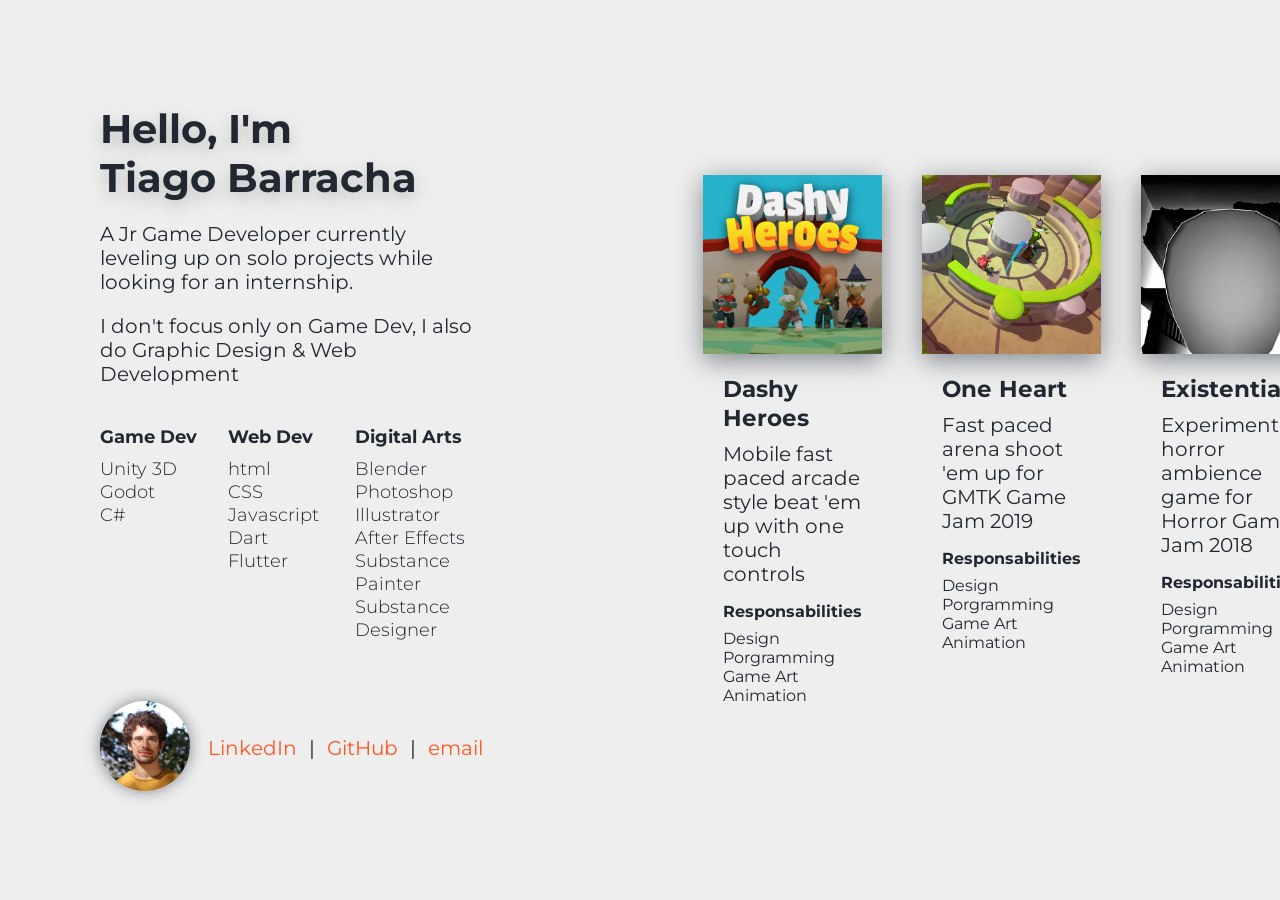
<file: index.html>
<html lang="en">

<head>
    <meta charset="UTF-8">
    <meta name="viewport" content="width=device-width, initial-scale=1.0">

    <link rel="stylesheet" href="/css/main.css">

    <title>Portfolio | Tiago Barracha</title>
</head>


<body>
    <div id="wrapper">
        <div id="intro">
            <div class="greeting">
                <h1 class="title">Hello, I'm <br> Tiago Barracha</h1>
                <p>A Jr Game Developer currently leveling up on solo projects while looking for an internship.</p>
                <p>I don't focus only on Game Dev, I also do Graphic Design & Web Development</p>
            </div>

            <div id="about">

                <div id="skills">
                    <div class="skill">
                        <h4>Game Dev</h4>
                        <ul>
                            <li>Unity 3D</li>
                            <li>Godot</li>
                            <li>C#</li>
                        </ul>
                    </div>

                    <div class="skill">
                        <h4>Web Dev</h4>
                        <ul>
                            <li>html</li>
                            <li>CSS</li>
                            <li>Javascript</li>
                            <li>Dart</li>
                            <li>Flutter</li>
                        </ul>
                    </div>

                    <div class="skill">
                        <h4>Digital Arts</h4>
                        <ul>
                            <li>Blender</li>
                            <li>Photoshop</li>
                            <li>Illustrator</li>
                            <li>After Effects</li>
                            <li>Substance Painter</li>
                            <li>Substance Designer</li>
                        </ul>
                    </div>
                </div>
            </div>

            <div id="contact">
                <ul class="inline">
                    <li><img class="circle" src="/Images/Fotos/pic_1.jpg" alt="Photo of me"></li>
                    <li class="hideMe">9</li>
                    <li class="hideMe">|</li>
                    <li><a href="https://www.linkedin.com/in/tiago-barracha-a4203614a/" target="_blank">LinkedIn</a></li>
                    <li class="hideMe">9</li>
                    <li>|</li>
                    <li class="hideMe">9</li>
                    <li><a href="https://github.com/Roseldine" target="_blank">GitHub</a></li>
                    <li class="hideMe">9</li>
                    <li>|</li>
                    <li class="hideMe">9</li>
                    <li><a href="mailto: taigo.barracha@hotmail.com" target="_blank">email</a></li>
                </ul>
            </div>
        </div>

        <div id="projects">
            <div class="project">
                <div class="halfImage">
                    <a href="https://play.google.com/store/apps/details?id=com.Stardrop.DashyHeroes" target="_blank"> <img class="projImg" src="/Images/Projects/dashy_heroes.jpg" alt="Dashy Heroes"> </a>
                </div>

                <div class="halfDescription">
                    <div class="description">
                        <h3>Dashy Heroes</h3>
                        <p>Mobile fast paced arcade style beat 'em up with one touch controls</p>
                    </div>
                    <div class="reponsabilities">
                        <h4>Responsabilities</h4>
                        <ul>
                            <li>Design</li>
                            <li>Porgramming</li>
                            <li>Game Art</li>
                            <li>Animation</li>
                        </ul>
                    </div>
                </div>
            </div>

            <div class="project">
                <div class="halfImage">
                    <a href="https://stardrop-dev.itch.io/only-one-heart-browser-version" target="_blank"> <img class="projImg" src="/Images/Projects/one_heart.png" alt="One Heart"> </a>
                </div>

                <div class="halfDescription">
                    <div class="description">
                        <h3>One Heart</h3>
                        <p>Fast paced arena shoot 'em up for GMTK Game Jam 2019</p>    
                    </div>
                    <div class="reponsabilities">
                        <h4>Responsabilities</h4>
                        <ul>
                            <li>Design</li>
                            <li>Porgramming</li>
                            <li>Game Art</li>
                            <li>Animation</li>
                        </ul>
                    </div>                    
                </div>
            </div>

            <div class="project">
                <div class="halfImage">
                    <a href="https://stardrop-dev.itch.io/existentia-horror-game-jam-2018" target="_blank"> <img class="projImg" src="/Images/Projects/existentia.png" alt="Existentia"> </a>
                </div>

                <div class="halfDescription">
                    <div class="description">
                        <h3>Existentia</h3>
                        <p>Experimental horror ambience game for Horror Game Jam 2018</p>    
                    </div>
                    <div class="reponsabilities">
                        <h4>Responsabilities</h4>
                        <ul>
                            <li>Design</li>
                            <li>Porgramming</li>
                            <li>Game Art</li>
                            <li>Animation</li>
                        </ul>
                    </div>
                </div>
            </div>
        </div>
    </div>

    <!-- <script src="/web/Dart/main.js"></script> --> 

</body>

</html>
</file>
<file: css/main.css>
@import url("https://fonts.googleapis.com/css2?family=Montserrat:wght@100;200;300;400;500;600;700&display=swap");
* {
  font-family: "Montserrat", sans-serif;
  margin: 0px;
  padding: 0px;
  text-decoration: none;
}

ul {
  list-style: none;
}

a:hover {
  cursor: pointer;
  color: #ff5722;
}

:root {
  --sectionSideMargin: 0;
  --sectionVerticalMargin: 1em;
  --specialSideMargin: 10em;
  --verticalMargin: 70px;
}

.hideMe {
  visibility: hidden;
}

#wrapper {
  font-size: 1.25rem;
  background: #eeeeee;
  color: #222831;
  min-height: 100vh;
  min-width: 100vw;
  display: -webkit-box;
  display: -ms-flexbox;
  display: flex;
  -webkit-box-orient: horizontal;
  -webkit-box-direction: normal;
      -ms-flex-direction: row;
          flex-direction: row;
  -webkit-box-align: center;
      -ms-flex-align: center;
          align-items: center;
}

#intro {
  margin: var(--verticalMargin) 5em;
}

.greeting {
  padding: var(--sectionVerticalMargin) var(--sectionSideMargin);
}

.title {
  text-shadow: 0px 6px 15px rgba(150, 150, 150, 0.5);
}

.greeting > p {
  padding-top: 1em;
}

#skills {
  display: -webkit-box;
  display: -ms-flexbox;
  display: flex;
  -webkit-box-orient: horizontal;
  -webkit-box-direction: normal;
      -ms-flex-direction: row;
          flex-direction: row;
  padding-top: 1em;
  font-size: 1.15rem;
}

.skill {
  -webkit-box-flex: 1;
      -ms-flex: 1;
          flex: 1;
}

.skill > ul {
  padding-top: .5em;
  font-weight: 300;
}

#contact {
  padding-top: 3em;
  display: -webkit-box;
  display: -ms-flexbox;
  display: flex;
}

#contact > ul > li {
  margin-bottom: 1em;
}

.inline {
  display: -webkit-box;
  display: -ms-flexbox;
  display: flex;
  -webkit-box-align: center;
      -ms-flex-align: center;
          align-items: center;
}

a {
  color: #ff5722;
}

.picSmall {
  width: 5em;
  -webkit-clip-path: circle(2em at center);
          clip-path: circle(2em at center);
  -webkit-box-shadow: 0px 6px 25px 0px rgba(53, 62, 71, 0.6);
          box-shadow: 0px 6px 25px 0px rgba(53, 62, 71, 0.6);
}

.circle {
  width: 90px;
  background-color: #eed;
  -webkit-box-shadow: 0px 0px 15px 0px rgba(53, 62, 71, 0.6);
          box-shadow: 0px 0px 15px 0px rgba(53, 62, 71, 0.6);
  border-radius: 100px;
}

#projects {
  margin: var(--verticalMargin) 5em;
  display: -webkit-box;
  display: -ms-flexbox;
  display: flex;
  -webkit-box-orient: horizontal;
  -webkit-box-direction: normal;
      -ms-flex-direction: row;
          flex-direction: row;
}

.project {
  -webkit-box-flex: 1;
      -ms-flex: 1;
          flex: 1;
  display: -webkit-box;
  display: -ms-flexbox;
  display: flex;
  -webkit-box-orient: vertical;
  -webkit-box-direction: normal;
      -ms-flex-direction: column;
          flex-direction: column;
  padding: 1em;
}

.halfImage {
  min-width: 128px;
  max-width: 512px;
  -webkit-box-shadow: 0px 6px 25px 0px rgba(53, 62, 71, 0.6);
          box-shadow: 0px 6px 25px 0px rgba(53, 62, 71, 0.6);
}

.projImg {
  width: 100%;
  min-height: 100%;
}

.halfDescription {
  padding: 1em;
}

.description > p {
  padding-top: .5em;
}

.reponsabilities {
  padding-top: 1em;
  font-size: 1rem;
}

.reponsabilities > ul {
  padding-top: .5em;
}

@media only screen and (max-width: 1024px) {
  #wrapper {
    display: -webkit-box;
    display: -ms-flexbox;
    display: flex;
    -webkit-box-orient: vertical;
    -webkit-box-direction: normal;
        -ms-flex-direction: column;
            flex-direction: column;
    -webkit-box-align: center;
        -ms-flex-align: center;
            align-items: center;
  }
  #intro {
    margin: 10px 3em;
  }
  .greeting {
    padding: var(--sectionVerticalMargin) var(--sectionSideMargin);
  }
  #projects {
    margin: 10px 2em;
    display: -webkit-box;
    display: -ms-flexbox;
    display: flex;
    -webkit-box-orient: horizontal;
    -webkit-box-direction: normal;
        -ms-flex-direction: row;
            flex-direction: row;
  }
}

@media only screen and (max-width: 768px) {
  #wrapper {
    display: -webkit-box;
    display: -ms-flexbox;
    display: flex;
    -webkit-box-orient: vertical;
    -webkit-box-direction: normal;
        -ms-flex-direction: column;
            flex-direction: column;
    -webkit-box-align: center;
        -ms-flex-align: center;
            align-items: center;
  }
  #projects {
    margin: 10px 2em;
    display: -webkit-box;
    display: -ms-flexbox;
    display: flex;
    -webkit-box-orient: horizontal;
    -webkit-box-direction: normal;
        -ms-flex-direction: row;
            flex-direction: row;
  }
}

@media only screen and (max-width: 425px) {
  #wrapper {
    display: -webkit-box;
    display: -ms-flexbox;
    display: flex;
    -webkit-box-orient: vertical;
    -webkit-box-direction: normal;
        -ms-flex-direction: column;
            flex-direction: column;
    -webkit-box-align: center;
        -ms-flex-align: center;
            align-items: center;
  }
  #projects {
    margin: 10px 2em;
    display: -webkit-box;
    display: -ms-flexbox;
    display: flex;
    -webkit-box-orient: vertical;
    -webkit-box-direction: normal;
        -ms-flex-direction: column;
            flex-direction: column;
  }
  .inline {
    font-size: 1rem;
  }
}
/*# sourceMappingURL=main.css.map */
</file>
<file: web/css/main.css>
@import url("https://fonts.googleapis.com/css2?family=Montserrat:wght@100;200;300;400;500;600;700&display=swap");
* {
  font-family: "Montserrat", sans-serif;
  margin: 0px;
  padding: 0px;
  text-decoration: none;
}

ul {
  list-style: none;
}

a:hover {
  cursor: pointer;
  color: #ff5722;
}

:root {
  --sectionSideMargin: 0;
  --sectionVerticalMargin: 1em;
  --specialSideMargin: 10em;
  --verticalMargin: 70px;
}

.hideMe {
  visibility: hidden;
}

#wrapper {
  font-size: 1.25rem;
  background: #eeeeee;
  color: #222831;
  min-height: 100vh;
  min-width: 100vw;
  display: -webkit-box;
  display: -ms-flexbox;
  display: flex;
  -webkit-box-orient: horizontal;
  -webkit-box-direction: normal;
      -ms-flex-direction: row;
          flex-direction: row;
  -webkit-box-align: center;
      -ms-flex-align: center;
          align-items: center;
}

#intro {
  margin: var(--verticalMargin) 5em;
}

.greeting {
  padding: var(--sectionVerticalMargin) var(--sectionSideMargin);
}

.title {
  text-shadow: 0px 6px 15px rgba(150, 150, 150, 0.5);
}

.greeting > p {
  padding-top: 1em;
}

#skills {
  display: -webkit-box;
  display: -ms-flexbox;
  display: flex;
  -webkit-box-orient: horizontal;
  -webkit-box-direction: normal;
      -ms-flex-direction: row;
          flex-direction: row;
  padding-top: 1em;
  font-size: 1.15rem;
}

.skill {
  -webkit-box-flex: 1;
      -ms-flex: 1;
          flex: 1;
}

.skill > ul {
  padding-top: .5em;
  font-weight: 300;
}

#contact {
  padding-top: 3em;
  display: -webkit-box;
  display: -ms-flexbox;
  display: flex;
}

#contact > ul > li {
  margin-bottom: 1em;
}

.inline {
  display: -webkit-box;
  display: -ms-flexbox;
  display: flex;
  -webkit-box-align: center;
      -ms-flex-align: center;
          align-items: center;
}

a {
  color: #ff5722;
}

.picSmall {
  width: 5em;
  -webkit-clip-path: circle(2em at center);
          clip-path: circle(2em at center);
  -webkit-box-shadow: 0px 6px 25px 0px rgba(53, 62, 71, 0.6);
          box-shadow: 0px 6px 25px 0px rgba(53, 62, 71, 0.6);
}

.circle {
  width: 90px;
  background-color: #eed;
  -webkit-box-shadow: 0px 0px 15px 0px rgba(53, 62, 71, 0.6);
          box-shadow: 0px 0px 15px 0px rgba(53, 62, 71, 0.6);
  border-radius: 100px;
}

#projects {
  margin: var(--verticalMargin) 5em;
  display: -webkit-box;
  display: -ms-flexbox;
  display: flex;
  -webkit-box-orient: horizontal;
  -webkit-box-direction: normal;
      -ms-flex-direction: row;
          flex-direction: row;
}

.project {
  -webkit-box-flex: 1;
      -ms-flex: 1;
          flex: 1;
  display: -webkit-box;
  display: -ms-flexbox;
  display: flex;
  -webkit-box-orient: vertical;
  -webkit-box-direction: normal;
      -ms-flex-direction: column;
          flex-direction: column;
  padding: 1em;
}

.halfImage {
  min-width: 128px;
  max-width: 512px;
  -webkit-box-shadow: 0px 6px 25px 0px rgba(53, 62, 71, 0.6);
          box-shadow: 0px 6px 25px 0px rgba(53, 62, 71, 0.6);
}

.projImg {
  width: 100%;
  min-height: 100%;
}

.halfDescription {
  padding: 1em;
}

.description > p {
  padding-top: .5em;
}

.reponsabilities {
  padding-top: 1em;
  font-size: 1rem;
}

.reponsabilities > ul {
  padding-top: .5em;
}

@media only screen and (max-width: 1024px) {
  #wrapper {
    display: -webkit-box;
    display: -ms-flexbox;
    display: flex;
    -webkit-box-orient: vertical;
    -webkit-box-direction: normal;
        -ms-flex-direction: column;
            flex-direction: column;
    -webkit-box-align: center;
        -ms-flex-align: center;
            align-items: center;
  }
  #intro {
    margin: 10px 3em;
  }
  .greeting {
    padding: var(--sectionVerticalMargin) var(--sectionSideMargin);
  }
  #projects {
    margin: 10px 2em;
    display: -webkit-box;
    display: -ms-flexbox;
    display: flex;
    -webkit-box-orient: horizontal;
    -webkit-box-direction: normal;
        -ms-flex-direction: row;
            flex-direction: row;
  }
}

@media only screen and (max-width: 768px) {
  #wrapper {
    display: -webkit-box;
    display: -ms-flexbox;
    display: flex;
    -webkit-box-orient: vertical;
    -webkit-box-direction: normal;
        -ms-flex-direction: column;
            flex-direction: column;
    -webkit-box-align: center;
        -ms-flex-align: center;
            align-items: center;
  }
  #projects {
    margin: 10px 2em;
    display: -webkit-box;
    display: -ms-flexbox;
    display: flex;
    -webkit-box-orient: horizontal;
    -webkit-box-direction: normal;
        -ms-flex-direction: row;
            flex-direction: row;
  }
}

@media only screen and (max-width: 425px) {
  #wrapper {
    display: -webkit-box;
    display: -ms-flexbox;
    display: flex;
    -webkit-box-orient: vertical;
    -webkit-box-direction: normal;
        -ms-flex-direction: column;
            flex-direction: column;
    -webkit-box-align: center;
        -ms-flex-align: center;
            align-items: center;
  }
  #projects {
    margin: 10px 2em;
    display: -webkit-box;
    display: -ms-flexbox;
    display: flex;
    -webkit-box-orient: vertical;
    -webkit-box-direction: normal;
        -ms-flex-direction: column;
            flex-direction: column;
  }
  .inline {
    font-size: 1rem;
  }
}
/*# sourceMappingURL=main.css.map */
</file>
